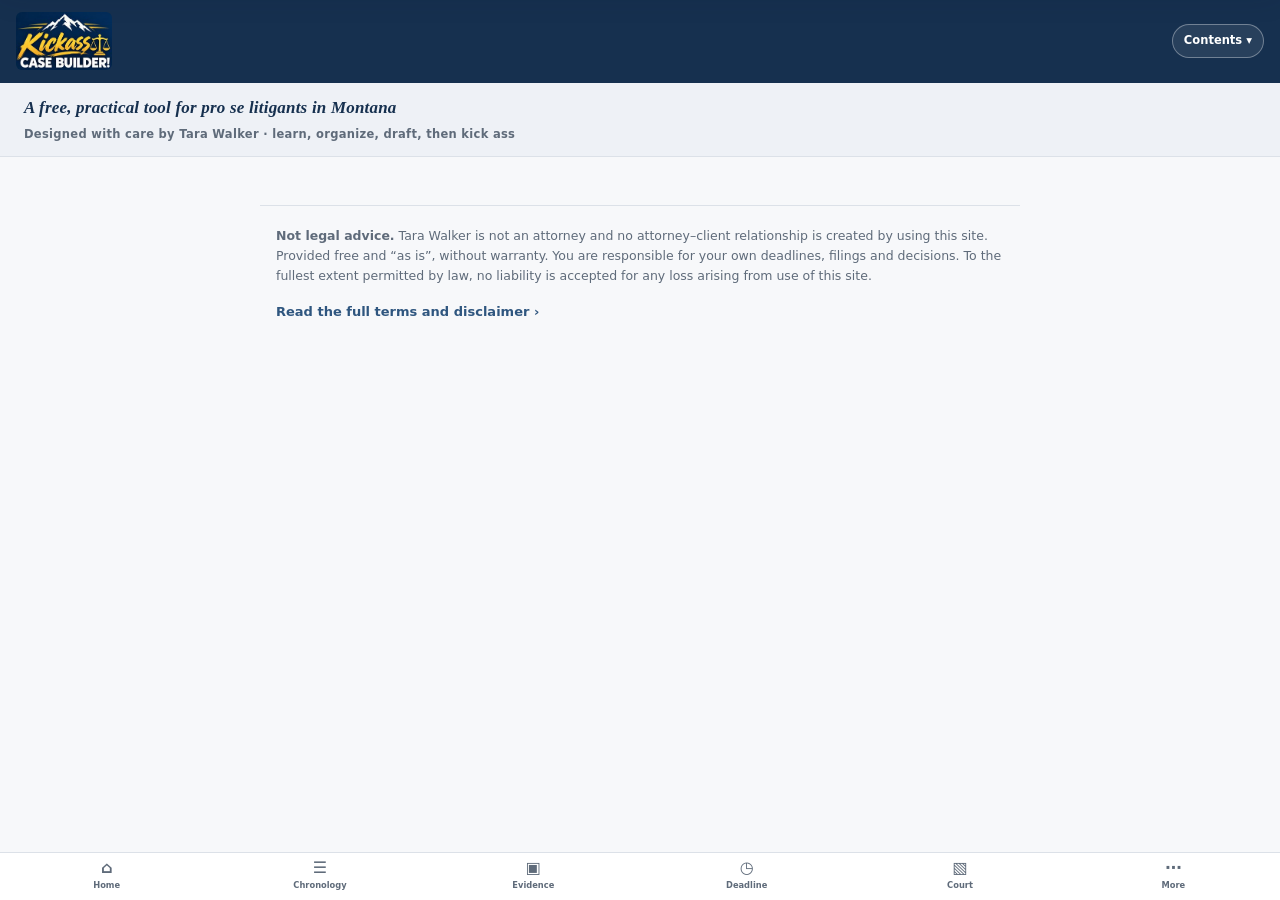
<file: fixthebureau/index.html>
<!doctype html>
<html lang="en">
<head>
<meta charset="utf-8">
<meta name="viewport" content="width=device-width,initial-scale=1">
<title>Fix the Human Rights Bureau &#8212; Kickass Case Builder</title>
<meta name="description" content="Tara Walker's effort to fix the Montana Human Rights Bureau at the 2027 Legislature, the documents, and how you can help.">
<meta property="og:title" content="Fix the Montana Human Rights Bureau">
<meta property="og:description" content="The 2027 legislative effort to fix the Montana Human Rights Bureau, and how you can help.">
<meta property="og:type" content="article">
<meta property="og:url" content="https://kickasscase.netlify.app/fixthebureau/">
<meta property="og:image" content="https://kickasscase.netlify.app/icons/og-image.jpg">
<meta property="og:image:width" content="1200"><meta property="og:image:height" content="630">
<meta name="twitter:card" content="summary_large_image">
<meta name="twitter:image" content="https://kickasscase.netlify.app/icons/og-image.jpg">
<meta name="theme-color" content="#16304f">
<link rel="icon" type="image/png" sizes="192x192" href="/icons/icon-192.png">
<meta http-equiv="refresh" content="0; url=/?page=legislature">
<style>body{margin:0;background:#f6f7fa;font-family:-apple-system,BlinkMacSystemFont,'Segoe UI',Roboto,sans-serif;color:#16304f;display:flex;min-height:100vh;align-items:center;justify-content:center;padding:16px;box-sizing:border-box}a{color:#16304f;font-weight:700}</style>
</head>
<body><p>Opening <a href="/?page=legislature">Fix the Human Rights Bureau</a>&hellip;</p></body>
</html>
</file>
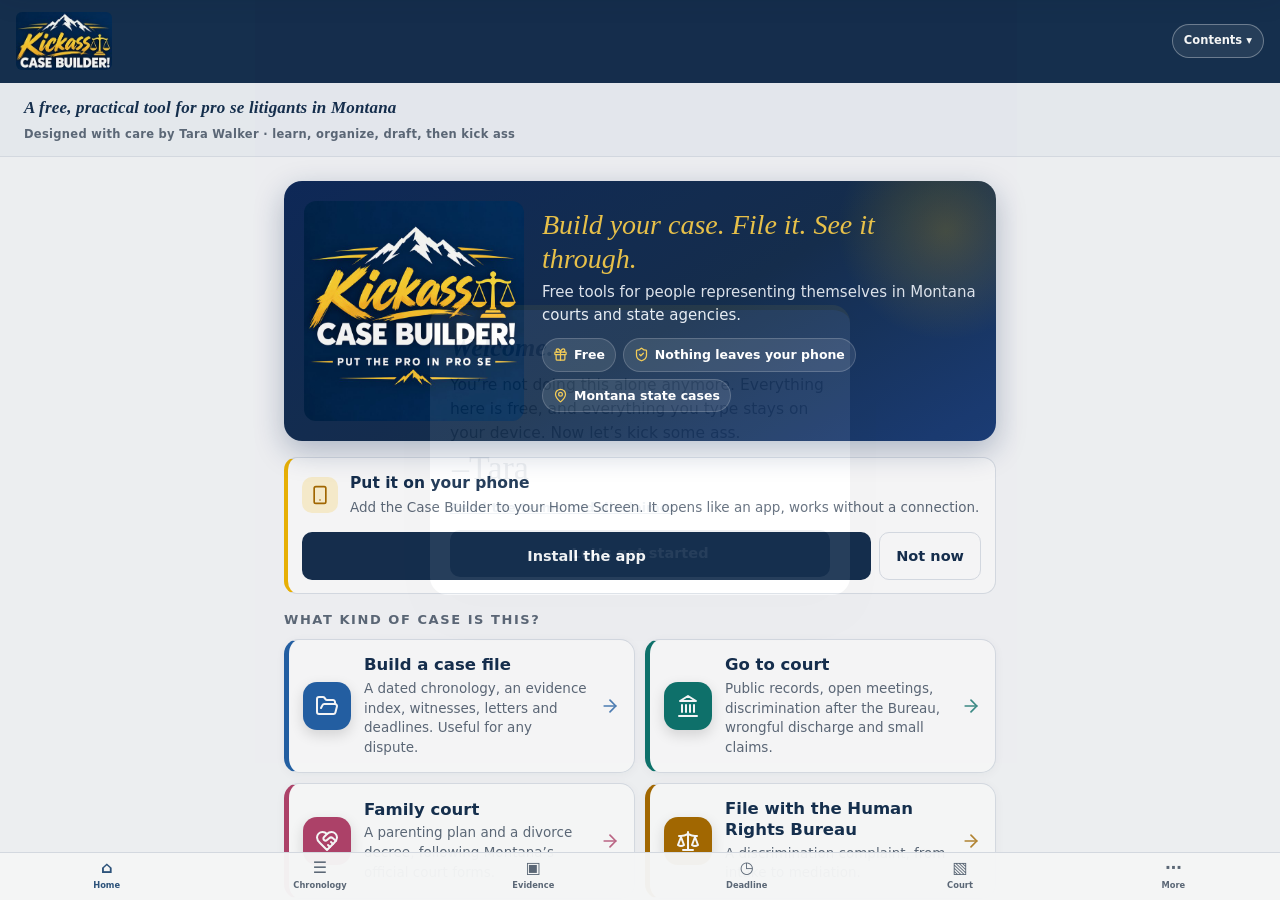
<file: legislature/index.html>
<!doctype html>
<html lang="en">
<head>
<meta charset="utf-8">
<meta name="viewport" content="width=device-width,initial-scale=1">
<title>Fix the Human Rights Bureau &#8212; Kickass Case Builder</title>
<meta name="description" content="Tara Walker's effort to fix the Montana Human Rights Bureau at the 2027 Legislature, the documents, and how you can help.">
<meta property="og:title" content="Fix the Montana Human Rights Bureau">
<meta property="og:description" content="The 2027 legislative effort to fix the Montana Human Rights Bureau, and how you can help.">
<meta property="og:type" content="article">
<meta property="og:url" content="https://kickasscase.netlify.app/legislature/">
<meta property="og:image" content="https://kickasscase.netlify.app/icons/og-image.jpg">
<meta property="og:image:width" content="1200"><meta property="og:image:height" content="630">
<meta name="twitter:card" content="summary_large_image">
<meta name="twitter:image" content="https://kickasscase.netlify.app/icons/og-image.jpg">
<meta name="theme-color" content="#16304f">
<link rel="icon" type="image/png" sizes="192x192" href="/icons/icon-192.png">
<meta http-equiv="refresh" content="0; url=/?page=legislature">
<style>body{margin:0;background:#f6f7fa;font-family:-apple-system,BlinkMacSystemFont,'Segoe UI',Roboto,sans-serif;color:#16304f;display:flex;min-height:100vh;align-items:center;justify-content:center;padding:16px;box-sizing:border-box}a{color:#16304f;font-weight:700}</style>
</head>
<body><p>Opening <a href="/?page=legislature">Fix the Human Rights Bureau</a>&hellip;</p></body>
</html>
</file>
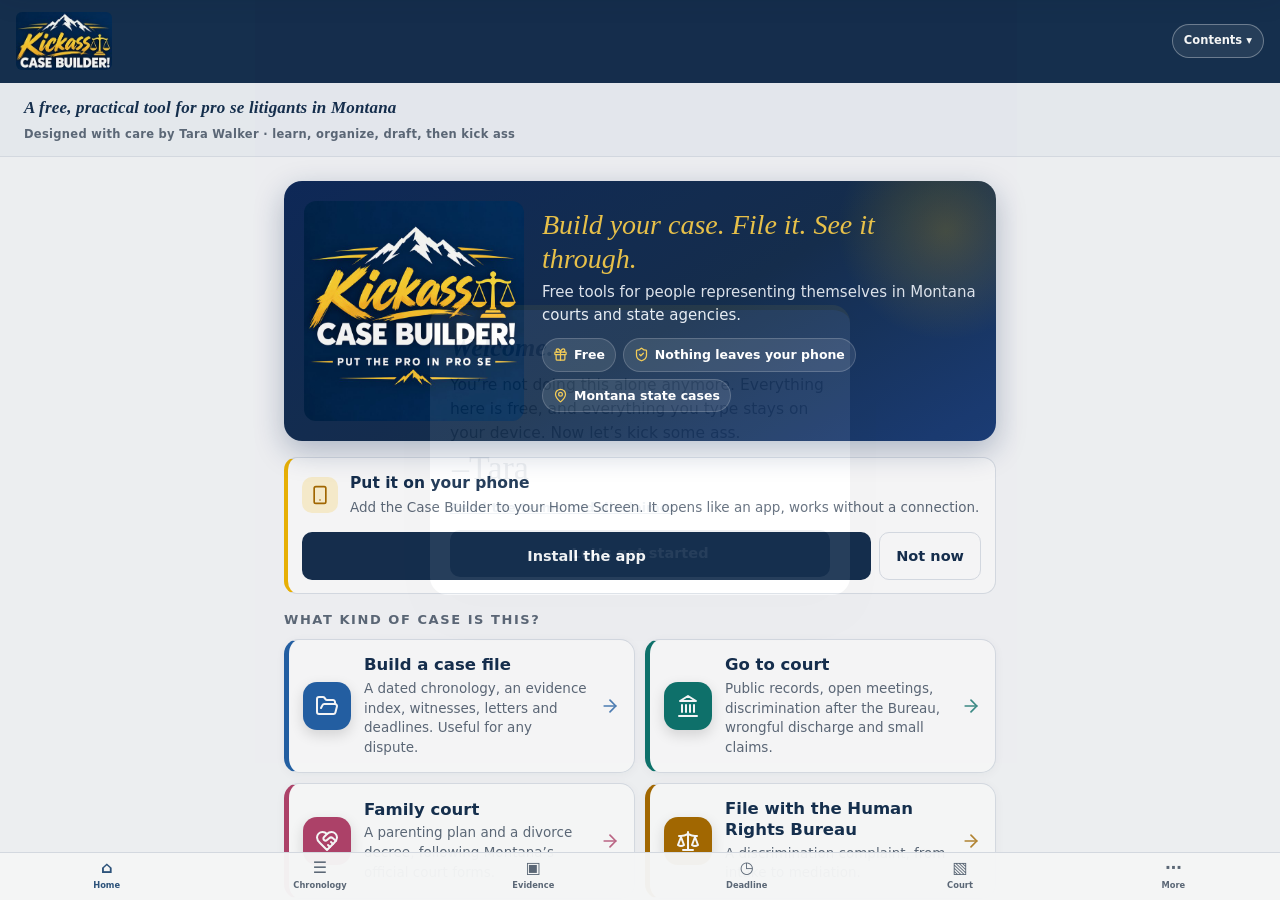
<file: notyourfault/index.html>
<!doctype html>
<html lang="en">
<head>
<meta charset="utf-8">
<meta name="viewport" content="width=device-width,initial-scale=1">
<title>Why They Blame You &#8212; Kickass Case Builder</title>
<meta name="description" content="How people respond when they're caught, and why they say it's all your fault. DARVO, envy, and the research, from Tara Walker.">
<meta property="og:title" content="Why They Blame You">
<meta property="og:description" content="How people respond when they're caught, and why they say it's all your fault. DARVO, envy, and the research.">
<meta property="og:type" content="article">
<meta property="og:url" content="https://kickasscase.netlify.app/notyourfault/">
<meta property="og:image" content="https://kickasscase.netlify.app/icons/og-image.jpg">
<meta property="og:image:width" content="1200"><meta property="og:image:height" content="630">
<meta name="twitter:card" content="summary_large_image">
<meta name="twitter:image" content="https://kickasscase.netlify.app/icons/og-image.jpg">
<meta name="theme-color" content="#16304f">
<link rel="icon" type="image/png" sizes="192x192" href="/icons/icon-192.png">
<meta http-equiv="refresh" content="0; url=/?page=notyourfault">
<style>body{margin:0;background:#f6f7fa;font-family:-apple-system,BlinkMacSystemFont,'Segoe UI',Roboto,sans-serif;color:#16304f;display:flex;min-height:100vh;align-items:center;justify-content:center;padding:16px;box-sizing:border-box}a{color:#16304f;font-weight:700}</style>
</head>
<body><p>Opening <a href="/?page=notyourfault">Why They Blame You</a>&hellip;</p></body>
</html>
</file>
